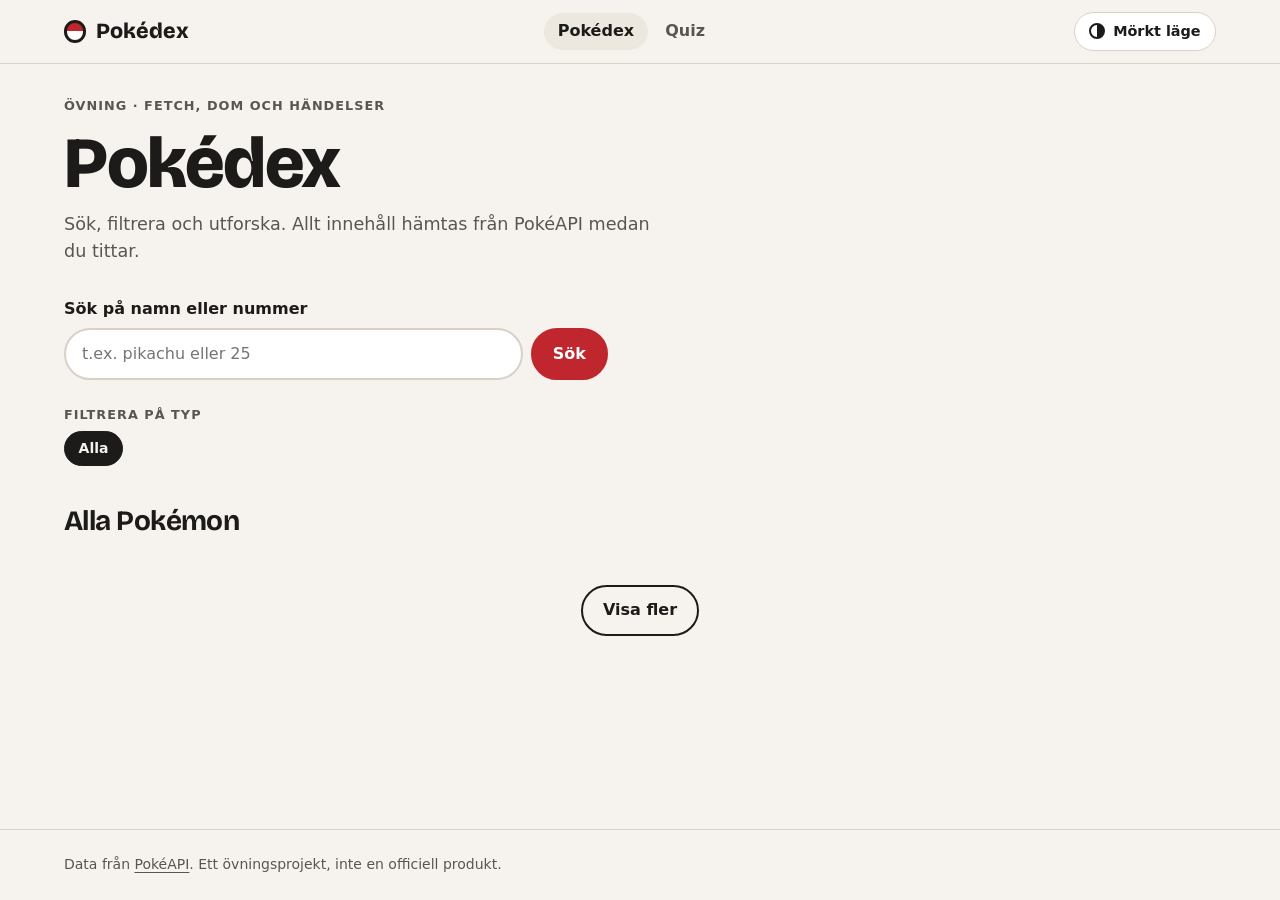
<file: index.html>
<!DOCTYPE html>
<html lang="sv">
<head>
  <meta charset="UTF-8">
  <meta name="viewport" content="width=device-width, initial-scale=1">
  <title>Pokédex – övning i fetch och DOM</title>
  <link rel="icon" href="img/favicon.svg" type="image/svg+xml">
  <link rel="preconnect" href="https://fonts.googleapis.com">
  <link rel="preconnect" href="https://fonts.gstatic.com" crossorigin>
  <link rel="stylesheet" href="https://fonts.googleapis.com/css2?family=Bricolage+Grotesque:opsz,wght@12..96,600;12..96,800&amp;display=swap">
  <link rel="stylesheet" href="css/tokens.css">
  <link rel="stylesheet" href="css/style.css">
  <script type="module" src="js/pokedex/main.js"></script>
</head>
<body>
  <a class="skip-link" href="#main">Hoppa till innehållet</a>

  <header class="site-header">
    <div class="site-header__inner container">
      <a class="logo" href="index.html">
        <span class="logo__mark" aria-hidden="true"></span>
        Pokédex
      </a>
      <nav class="site-nav" aria-label="Huvudmeny">
        <ul class="site-nav__list">
          <li><a class="site-nav__link" href="index.html" aria-current="page">Pokédex</a></li>
          <li><a class="site-nav__link" href="quiz.html">Quiz</a></li>
        </ul>
      </nav>
      <button class="theme-toggle" type="button" aria-pressed="false" data-theme-toggle>
        <span class="theme-toggle__icon" aria-hidden="true"></span>
        Mörkt läge
      </button>
    </div>
  </header>

  <main id="main" class="container page">
    <section class="intro" aria-labelledby="page-title">
      <p class="eyebrow">Övning · fetch, DOM och händelser</p>
      <h1 id="page-title">Pokédex</h1>
      <p class="intro__text">Sök, filtrera och utforska. Allt innehåll hämtas från PokéAPI medan du tittar.</p>
    </section>

    <form class="search" role="search" data-search-form>
      <label class="search__label" for="search-input">Sök på namn eller nummer</label>
      <div class="search__row">
        <input class="search__input" id="search-input" name="query" type="search" placeholder="t.ex. pikachu eller 25" autocomplete="off" required>
        <button class="button button--primary" type="submit">Sök</button>
      </div>
    </form>

    <section class="filters" aria-labelledby="filter-heading">
      <h2 class="eyebrow" id="filter-heading">Filtrera på typ</h2>
      <ul class="filter-list" data-filter-list>
        <li><button class="filter-button" type="button" aria-pressed="true" data-filter="all">Alla</button></li>
        <!-- Resten av knapparna skapas med JS från data/labels.json -->
      </ul>
    </section>

    <section class="results" aria-labelledby="results-heading">
      <div class="results__header">
        <h2 id="results-heading" data-results-heading>Alla Pokémon</h2>
        <p class="status" role="status" data-status></p>
      </div>

      <!-- Hit renderas fel- och tomt-meddelanden -->
      <div data-message></div>

      <!-- Hit renderas korten (och skeleton-korten medan det laddar) -->
      <ul class="card-grid" data-pokemon-list></ul>

      <div class="load-more">
        <button class="button" type="button" data-load-more>Visa fler</button>
      </div>
    </section>
  </main>

  <footer class="site-footer">
    <div class="container">
      <p>Data från <a href="https://pokeapi.co/">PokéAPI</a>. Ett övningsprojekt, inte en officiell produkt.</p>
    </div>
  </footer>

  <!-- ============ DETALJVY (modal) ============ -->
  <dialog class="details" aria-labelledby="details-name" data-details-dialog>
    <button class="icon-button details__close" type="button" data-close-dialog>
      <span aria-hidden="true">✕</span>
      <span class="visually-hidden">Stäng</span>
    </button>

    <div class="details__body">
      <div class="details__media" data-details-media>
        <img class="details__image" src="img/placeholder.svg" alt="" width="240" height="240" data-details-image>
      </div>

      <div class="details__content">
        <p class="details__number" data-details-number>#000</p>
        <h2 class="details__title" id="details-name" data-details-name>Pokémon</h2>
        <ul class="type-list" aria-label="Typer" data-details-types></ul>

        <!-- Extra-uppgift: beskrivning från /pokemon-species -->
        <p class="details__description" data-details-description></p>

        <dl class="facts">
          <div class="facts__item">
            <dt>Längd</dt>
            <dd data-details-height>–</dd>
          </div>
          <div class="facts__item">
            <dt>Vikt</dt>
            <dd data-details-weight>–</dd>
          </div>
          <div class="facts__item">
            <dt>Förmågor</dt>
            <dd data-details-abilities>–</dd>
          </div>
        </dl>

        <h3 class="details__subtitle">Grundvärden</h3>
        <ul class="stat-list" data-details-stats></ul>

        <button class="button details__favorite" type="button" aria-pressed="false" data-details-favorite>
          <svg class="heart" viewBox="0 0 24 24" aria-hidden="true"><path d="M12 20.5s-7.4-4.5-9.3-9C1.4 8.4 3.4 4.8 7 4.8c2 0 3.6 1.1 5 2.9 1.4-1.8 3-2.9 5-2.9 3.6 0 5.6 3.6 4.3 6.7-1.9 4.5-9.3 9-9.3 9Z"/></svg>
          Favorit
        </button>
      </div>
    </div>
  </dialog>

  <!-- ============ MALLAR (templates) ============ -->

  <!-- Ett Pokémon-kort -->
  <template id="pokemon-card-template">
    <li class="card" data-card>
      <div class="card__media">
        <img class="card__image" src="img/placeholder.svg" alt="" width="200" height="200" loading="lazy" data-card-image>
      </div>
      <p class="card__number" data-card-number>#000</p>
      <h3 class="card__title">
        <button class="card__open" type="button" data-action="open-details" data-card-name>Namn</button>
      </h3>
      <ul class="type-list" aria-label="Typer" data-card-types></ul>
      <button class="fav-button" type="button" aria-pressed="false" data-action="toggle-favorite">
        <svg class="heart" viewBox="0 0 24 24" aria-hidden="true"><path d="M12 20.5s-7.4-4.5-9.3-9C1.4 8.4 3.4 4.8 7 4.8c2 0 3.6 1.1 5 2.9 1.4-1.8 3-2.9 5-2.9 3.6 0 5.6 3.6 4.3 6.7-1.9 4.5-9.3 9-9.3 9Z"/></svg>
        <span class="visually-hidden" data-fav-label>Spara som favorit</span>
      </button>
    </li>
  </template>

  <!-- En typ-etikett, t.ex. "Eld" -->
  <template id="type-pill-template">
    <li class="type-pill" data-type="" data-type-label>Typ</li>
  </template>

  <!-- En filterknapp -->
  <template id="filter-button-template">
    <li><button class="filter-button" type="button" aria-pressed="false" data-filter="">Typ</button></li>
  </template>

  <!-- Ett skeleton-kort som visas medan det laddar -->
  <template id="skeleton-card-template">
    <li class="card card--skeleton" aria-hidden="true">
      <div class="card__media skeleton"></div>
      <div class="skeleton skeleton--line skeleton--short"></div>
      <div class="skeleton skeleton--line"></div>
      <div class="skeleton skeleton--pill"></div>
    </li>
  </template>

  <!-- Fel- eller tomt-meddelande. Lägg till klassen message--error eller message--empty -->
  <template id="message-template">
    <div class="message">
      <h3 class="message__title" data-message-title>Rubrik</h3>
      <p class="message__text" data-message-text>Text</p>
      <button class="button" type="button" data-retry>Försök igen</button>
    </div>
  </template>

  <!-- En rad i statistiklistan i detaljvyn -->
  <template id="stat-template">
    <li class="stat" style="--value: 0" data-stat>
      <span class="stat__label" data-stat-label>Namn</span>
      <span class="stat__value" data-stat-value>0</span>
      <span class="stat__bar" aria-hidden="true"></span>
    </li>
  </template>
</body>
</html>
</file>
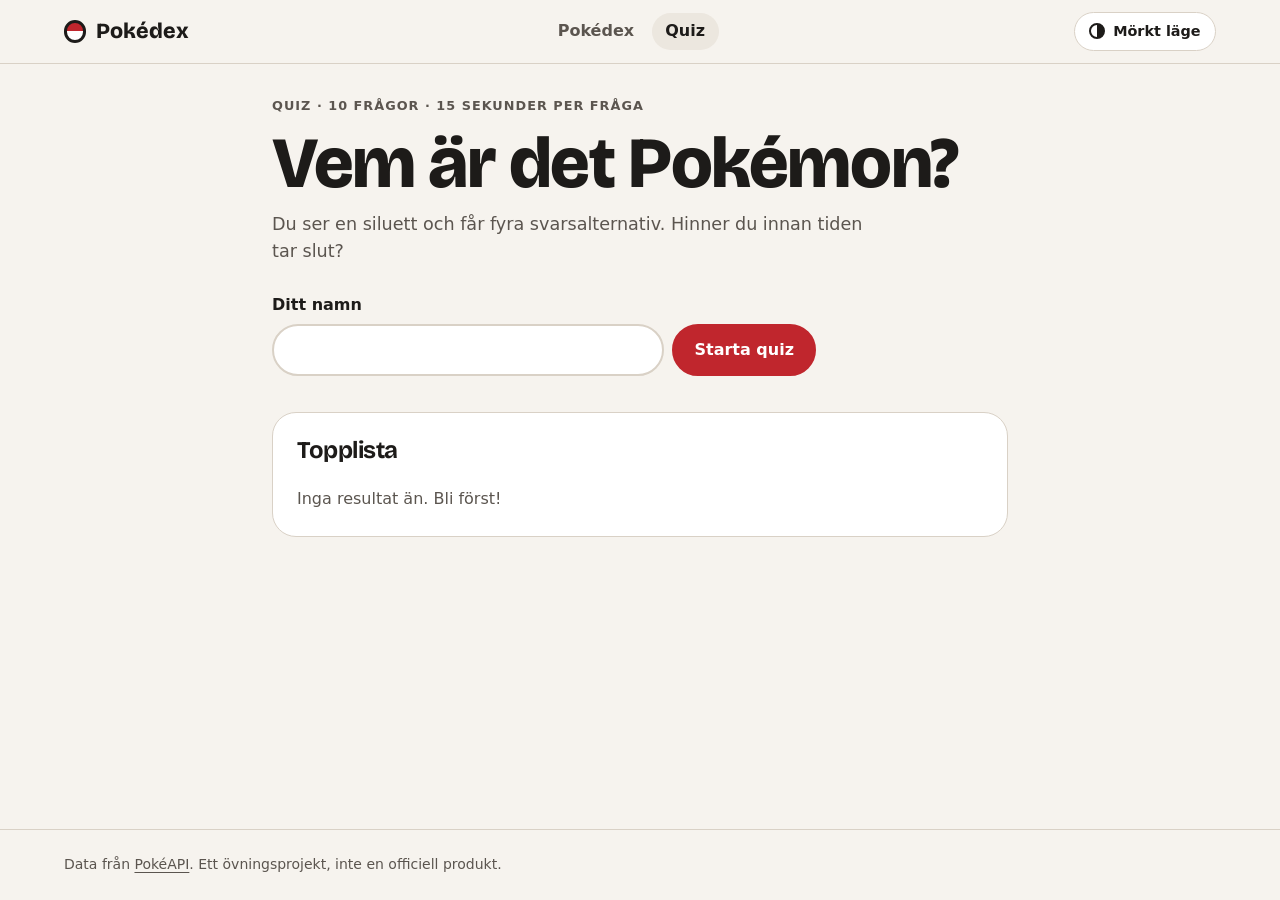
<file: quiz.html>
<!DOCTYPE html>
<html lang="sv">
<head>
  <meta charset="UTF-8">
  <meta name="viewport" content="width=device-width, initial-scale=1">
  <title>Vem är det Pokémon? – quiz</title>
  <link rel="icon" href="img/favicon.svg" type="image/svg+xml">
  <link rel="preconnect" href="https://fonts.googleapis.com">
  <link rel="preconnect" href="https://fonts.gstatic.com" crossorigin>
  <link rel="stylesheet" href="https://fonts.googleapis.com/css2?family=Bricolage+Grotesque:opsz,wght@12..96,600;12..96,800&amp;display=swap">
  <link rel="stylesheet" href="css/tokens.css">
  <link rel="stylesheet" href="css/style.css">
  <script type="module" src="js/quiz/main.js"></script>
</head>
<body>
  <a class="skip-link" href="#main">Hoppa till innehållet</a>

  <header class="site-header">
    <div class="site-header__inner container">
      <a class="logo" href="index.html">
        <span class="logo__mark" aria-hidden="true"></span>
        Pokédex
      </a>
      <nav class="site-nav" aria-label="Huvudmeny">
        <ul class="site-nav__list">
          <li><a class="site-nav__link" href="index.html">Pokédex</a></li>
          <li><a class="site-nav__link" href="quiz.html" aria-current="page">Quiz</a></li>
        </ul>
      </nav>
      <button class="theme-toggle" type="button" aria-pressed="false" data-theme-toggle>
        <span class="theme-toggle__icon" aria-hidden="true"></span>
        Mörkt läge
      </button>
    </div>
  </header>

  <main id="main" class="container container--narrow page">

    <!-- ============ VY 1: START ============ -->
    <section class="quiz-view" aria-labelledby="start-title" data-view="start">
      <div class="intro">
        <p class="eyebrow">Quiz · 10 frågor · 15 sekunder per fråga</p>
        <h1 id="start-title" tabindex="-1">Vem är det Pokémon?</h1>
        <p class="intro__text">Du ser en siluett och får fyra svarsalternativ. Hinner du innan tiden tar slut?</p>
      </div>

      <form class="quiz-start" data-start-form>
        <label class="search__label" for="player-name">Ditt namn</label>
        <div class="search__row">
          <input class="search__input" id="player-name" name="playerName" type="text" maxlength="20" autocomplete="nickname" required>
          <button class="button button--primary" type="submit" data-start-button>Starta quiz</button>
        </div>
      </form>

      <p class="status" role="status" data-quiz-status></p>
      <div data-quiz-message></div>

      <section class="leaderboard" aria-labelledby="leaderboard-title">
        <h2 id="leaderboard-title">Topplista</h2>
        <ol class="leaderboard__list" data-leaderboard></ol>
        <p class="leaderboard__empty" data-leaderboard-empty>Inga resultat än. Bli först!</p>
      </section>
    </section>

    <!-- ============ VY 2: FRÅGA ============ -->
    <section class="quiz-view" aria-labelledby="question-title" data-view="question" hidden>
      <div class="quiz-hud">
        <p data-question-progress>Fråga 1 av 10</p>
        <p data-score>0 poäng</p>
      </div>

      <div class="timer" style="--progress: 1" data-timer>
        <span class="timer__track" aria-hidden="true"><span class="timer__fill"></span></span>
        <p class="timer__text"><span data-timer-text>15</span> s kvar</p>
      </div>

      <h2 class="quiz-question" id="question-title" tabindex="-1" data-question-title>Vem är det Pokémon?</h2>

      <figure class="silhouette" data-silhouette>
        <img class="silhouette__image" src="img/placeholder.svg" alt="Siluett av en okänd Pokémon" width="280" height="280" data-question-image>
      </figure>

      <ul class="answer-list" data-answer-list></ul>

      <p class="feedback" role="status" data-feedback></p>

      <div class="button-row">
        <button class="button button--primary" type="button" data-next-button hidden>Nästa fråga</button>
      </div>
    </section>

    <!-- ============ VY 3: RESULTAT ============ -->
    <section class="quiz-view" aria-labelledby="result-title" data-view="result" hidden>
      <div class="result">
        <p class="eyebrow">Resultat</p>
        <h2 class="result__title" id="result-title" tabindex="-1" data-result-title>Bra kämpat!</h2>
        <p class="result__score"><span data-result-score>0</span><span class="result__total"> / <span data-result-total>10</span></span></p>
        <p class="intro__text" data-result-text>Du fick 0 rätt av 10.</p>
      </div>

      <h3 class="eyebrow">Dina svar</h3>
      <ol class="review-list" data-review-list></ol>

      <div class="button-row">
        <button class="button button--primary" type="button" data-play-again>Spela igen</button>
        <a class="button" href="index.html">Till Pokédex</a>
      </div>
    </section>
  </main>

  <footer class="site-footer">
    <div class="container">
      <p>Data från <a href="https://pokeapi.co/">PokéAPI</a>. Ett övningsprojekt, inte en officiell produkt.</p>
    </div>
  </footer>

  <!-- ============ MALLAR (templates) ============ -->

  <!-- Ett svarsalternativ. Lägg till klassen is-correct eller is-wrong efter svar -->
  <template id="answer-template">
    <li><button class="answer" type="button" data-answer="">Namn</button></li>
  </template>

  <!-- En rad i topplistan -->
  <template id="leaderboard-row-template">
    <li class="leaderboard__row">
      <span class="leaderboard__name" data-row-name>Namn</span>
      <span class="leaderboard__score" data-row-score>0/10</span>
      <span class="leaderboard__date" data-row-date>2026-10-20</span>
    </li>
  </template>

  <!-- En rad i resultatgenomgången. Lägg till klassen is-correct eller is-wrong -->
  <template id="review-row-template">
    <li class="review-row">
      <img class="review-row__image" src="img/placeholder.svg" alt="" width="56" height="56" data-review-image>
      <span class="review-row__name" data-review-name>Namn</span>
      <span class="review-row__verdict" data-review-verdict>Rätt</span>
    </li>
  </template>

  <!-- Felmeddelande (samma som i Pokédexen) -->
  <template id="message-template">
    <div class="message">
      <h3 class="message__title" data-message-title>Rubrik</h3>
      <p class="message__text" data-message-text>Text</p>
      <button class="button" type="button" data-retry>Försök igen</button>
    </div>
  </template>
</body>
</html>
</file>
<file: css/tokens.css>
/* =========================================================
   tokens.css – alla färger, typsnitt och avstånd på ett ställe.
   Mörkt läge = klassen "dark" på <html> (document.documentElement).
   JS ska ALDRIG sätta enskilda färger – bara växla klassen.
   ========================================================= */

:root {
  color-scheme: light;

  /* Ytor och text */
  --color-bg: #f6f3ee;
  --color-surface: #ffffff;
  --color-surface-2: #ece7df;
  --color-border: #d9d1c6;
  --color-text: #1d1b19;
  --color-text-muted: #5b554f;

  /* Accent och tillstånd */
  --color-accent: #c0262d;
  --color-accent-hover: #9f1c22;
  --color-on-accent: #ffffff;
  --color-focus: #1d5fd0;
  --color-success: #1d7438;
  --color-success-bg: #e3f3e7;
  --color-error: #b3261e;
  --color-error-bg: #fbe7e5;

  /* Typsnitt */
  --font-display: "Bricolage Grotesque", ui-sans-serif, system-ui, sans-serif;
  --font-body: ui-sans-serif, system-ui, -apple-system, "Segoe UI", Roboto, sans-serif;

  /* Avstånd och former */
  --gutter: 1rem;
  --max-width: 72rem;
  --radius-sm: 0.5rem;
  --radius-md: 1rem;
  --radius-lg: 1.5rem;
  --shadow-sm: 0 1px 2px rgb(29 27 25 / 0.06), 0 2px 8px rgb(29 27 25 / 0.06);
  --shadow-lg: 0 12px 40px rgb(29 27 25 / 0.18);
}

:root.dark {
  color-scheme: dark;

  --color-bg: #141311;
  --color-surface: #1f1d1a;
  --color-surface-2: #2c2925;
  --color-border: #3d3934;
  --color-text: #f3efe9;
  --color-text-muted: #b8b0a6;

  --color-accent: #ff6f61;
  --color-accent-hover: #ff8f84;
  --color-on-accent: #1a0c0a;
  --color-focus: #8ab6ff;
  --color-success: #7ddc98;
  --color-success-bg: #173823;
  --color-error: #ff8a80;
  --color-error-bg: #3f1a17;

  --shadow-sm: 0 1px 2px rgb(0 0 0 / 0.4);
  --shadow-lg: 0 12px 40px rgb(0 0 0 / 0.6);
}

/* Brytpunkter: 40em (640px), 60em (960px), 75em (1200px) */
@media (min-width: 40em) {
  :root { --gutter: 1.5rem; }
}

@media (min-width: 75em) {
  :root { --gutter: 2rem; }
}

/* ---------------------------------------------------------
   Typfärger. Används bara som dekor (prickar, bakgrunder),
   aldrig som textfärg – därför klarar texten alltid kontrasten.
   Sätt data-type="fire" (eller data-filter="fire") på ett
   element så får det variabeln --type-color.
   --------------------------------------------------------- */
[data-type="normal"],   [data-filter="normal"]   { --type-color: #a8a77a; }
[data-type="fire"],     [data-filter="fire"]     { --type-color: #ee8130; }
[data-type="water"],    [data-filter="water"]    { --type-color: #6390f0; }
[data-type="grass"],    [data-filter="grass"]    { --type-color: #7ac74c; }
[data-type="electric"], [data-filter="electric"] { --type-color: #f7d02c; }
[data-type="ice"],      [data-filter="ice"]      { --type-color: #96d9d6; }
[data-type="fighting"], [data-filter="fighting"] { --type-color: #c22e28; }
[data-type="poison"],   [data-filter="poison"]   { --type-color: #a33ea1; }
[data-type="ground"],   [data-filter="ground"]   { --type-color: #e2bf65; }
[data-type="flying"],   [data-filter="flying"]   { --type-color: #a98ff3; }
[data-type="psychic"],  [data-filter="psychic"]  { --type-color: #f95587; }
[data-type="bug"],      [data-filter="bug"]      { --type-color: #a6b91a; }
[data-type="rock"],     [data-filter="rock"]     { --type-color: #b6a136; }
[data-type="ghost"],    [data-filter="ghost"]    { --type-color: #735797; }
[data-type="dragon"],   [data-filter="dragon"]   { --type-color: #6f35fc; }
[data-type="dark"],     [data-filter="dark"]     { --type-color: #705746; }
[data-type="steel"],    [data-filter="steel"]    { --type-color: #b7b7ce; }
[data-type="fairy"],    [data-filter="fairy"]    { --type-color: #d685ad; }
</file>
<file: css/style.css>
/* =========================================================
   style.css – klar att använda. Du behöver inte röra den.
   Klasser = utseende. data-* = krokar för JavaScript.

   Tillståndsklasser som JS kan sätta:
   .message--error / .message--empty   på meddelanden
   .is-correct / .is-wrong             på svar och resultatrader
   .is-revealed                        på .silhouette
   .timer--low                         på .timer
   aria-pressed="true"                 på växlings- och filterknappar
   style="--value: 80"                 på .stat (staplarna)
   style="--progress: 0.5"             på .timer (0–1)
   ========================================================= */

/* ---------- Reset ---------- */
*, *::before, *::after { box-sizing: border-box; }
* { margin: 0; }

html { -webkit-text-size-adjust: 100%; }

body {
  min-height: 100dvh;
  display: flex;
  flex-direction: column;
  background: var(--color-bg);
  color: var(--color-text);
  font-family: var(--font-body);
  font-size: 1rem;
  line-height: 1.55;
  transition: background-color 0.2s, color 0.2s;
}

img, svg { display: block; max-width: 100%; height: auto; }
button, input { font: inherit; color: inherit; }
ul[class], ol[class] { list-style: none; padding: 0; }
a { color: inherit; text-underline-offset: 0.2em; }

h1, h2, h3 {
  font-family: var(--font-display);
  line-height: 1.1;
  letter-spacing: -0.02em;
  text-wrap: balance;
}

[hidden] { display: none !important; }

/* Rubriker som får fokus av JS (tabindex="-1") behöver ingen ram */
[tabindex="-1"]:focus { outline: none; }

:focus-visible {
  outline: 3px solid var(--color-focus);
  outline-offset: 3px;
}

/* ---------- Hjälpklasser ---------- */
.visually-hidden {
  position: absolute !important;
  width: 1px;
  height: 1px;
  padding: 0;
  margin: -1px;
  overflow: hidden;
  clip-path: inset(50%);
  white-space: nowrap;
  border: 0;
}

.skip-link {
  position: absolute;
  top: 0.5rem;
  left: 0.5rem;
  z-index: 100;
  padding: 0.6rem 1rem;
  border-radius: var(--radius-sm);
  background: var(--color-text);
  color: var(--color-bg);
  font-weight: 600;
  transform: translateY(-150%);
}
.skip-link:focus { transform: none; }

.container {
  width: 100%;
  max-width: calc(var(--max-width) + 2 * var(--gutter));
  margin-inline: auto;
  padding-inline: var(--gutter);
}
.container--narrow { --max-width: 46rem; }

.page {
  flex: 1;
  padding-block: 2rem 4rem;
}

.eyebrow {
  font-family: var(--font-body);
  font-size: 0.8rem;
  font-weight: 700;
  letter-spacing: 0.08em;
  text-transform: uppercase;
  color: var(--color-text-muted);
}

.status {
  min-height: 1.5em;
  font-size: 0.9rem;
  color: var(--color-text-muted);
}

/* ---------- Knappar ---------- */
.button {
  display: inline-flex;
  align-items: center;
  justify-content: center;
  gap: 0.5rem;
  padding: 0.7rem 1.25rem;
  border: 2px solid var(--color-text);
  border-radius: 999px;
  background: transparent;
  font-weight: 650;
  text-decoration: none;
  cursor: pointer;
  transition: background-color 0.15s, border-color 0.15s, transform 0.15s;
}
.button:hover { background: var(--color-surface-2); }
.button:active { transform: scale(0.97); }

.button--primary {
  border-color: var(--color-accent);
  background: var(--color-accent);
  color: var(--color-on-accent);
}
.button--primary:hover {
  border-color: var(--color-accent-hover);
  background: var(--color-accent-hover);
}

.button:disabled {
  opacity: 0.5;
  cursor: not-allowed;
  transform: none;
}

.icon-button {
  display: grid;
  place-items: center;
  width: 2.5rem;
  height: 2.5rem;
  border: 1px solid var(--color-border);
  border-radius: 50%;
  background: var(--color-surface);
  cursor: pointer;
}
.icon-button:hover { background: var(--color-surface-2); }

/* ---------- Header ---------- */
.site-header {
  position: sticky;
  top: 0;
  z-index: 10;
  border-bottom: 1px solid var(--color-border);
  background: color-mix(in srgb, var(--color-bg) 88%, transparent);
  backdrop-filter: blur(10px);
}

.site-header__inner {
  display: grid;
  grid-template-columns: 1fr auto;
  grid-template-areas:
    "logo toggle"
    "nav  nav";
  align-items: center;
  gap: 0.5rem 1rem;
  padding-block: 0.75rem;
}

.logo {
  grid-area: logo;
  display: inline-flex;
  align-items: center;
  gap: 0.6rem;
  font-family: var(--font-display);
  font-size: 1.35rem;
  font-weight: 800;
  text-decoration: none;
}

.logo__mark {
  width: 1.4rem;
  height: 1.4rem;
  border: 3px solid var(--color-text);
  border-radius: 50%;
  background: linear-gradient(var(--color-accent) 50%, var(--color-surface) 50%);
}

.site-nav { grid-area: nav; }

.site-nav__list {
  display: flex;
  gap: 0.25rem;
}

.site-nav__link {
  display: block;
  padding: 0.4rem 0.85rem;
  border-radius: 999px;
  font-weight: 600;
  text-decoration: none;
  color: var(--color-text-muted);
}
.site-nav__link:hover { color: var(--color-text); background: var(--color-surface-2); }
.site-nav__link[aria-current="page"] {
  color: var(--color-text);
  background: var(--color-surface-2);
}

.theme-toggle {
  grid-area: toggle;
  display: inline-flex;
  align-items: center;
  gap: 0.5rem;
  padding: 0.45rem 0.9rem;
  border: 1px solid var(--color-border);
  border-radius: 999px;
  background: var(--color-surface);
  font-size: 0.9rem;
  font-weight: 600;
  cursor: pointer;
}
.theme-toggle:hover { background: var(--color-surface-2); }

.theme-toggle__icon {
  width: 1rem;
  height: 1rem;
  border: 2px solid currentColor;
  border-radius: 50%;
  background: linear-gradient(90deg, transparent 50%, currentColor 50%);
  transition: transform 0.3s;
}
.theme-toggle[aria-pressed="true"] .theme-toggle__icon { transform: rotate(180deg); }

@media (min-width: 40em) {
  .site-header__inner {
    grid-template-columns: auto 1fr auto;
    grid-template-areas: "logo nav toggle";
  }
  .site-nav { justify-self: center; }
}

/* ---------- Footer ---------- */
.site-footer {
  padding-block: 1.5rem;
  border-top: 1px solid var(--color-border);
  font-size: 0.875rem;
  color: var(--color-text-muted);
}

/* ---------- Intro ---------- */
.intro {
  display: grid;
  gap: 0.5rem;
  margin-bottom: 2rem;
}

.intro h1 {
  font-size: clamp(2.5rem, 6vw + 1rem, 4.5rem);
  font-weight: 800;
}

.intro__text {
  max-width: 38rem;
  font-size: 1.1rem;
  color: var(--color-text-muted);
}

/* ---------- Sök ---------- */
.search,
.quiz-start {
  display: grid;
  grid-template-columns: minmax(0, 1fr);
  gap: 0.4rem;
  max-width: 34rem;
  margin-bottom: 1.75rem;
}

.search__label { font-weight: 600; }

.search__row {
  display: flex;
  gap: 0.5rem;
}

.search__input {
  flex: 1;
  width: 100%;
  min-width: 0;
  padding: 0.7rem 1rem;
  border: 2px solid var(--color-border);
  border-radius: 999px;
  background: var(--color-surface);
}
.search__input:hover { border-color: var(--color-text-muted); }
.search__input:focus-visible { border-color: var(--color-focus); outline-offset: 1px; }

/* ---------- Filter ---------- */
.filters {
  display: grid;
  gap: 0.6rem;
  margin-bottom: 2.5rem;
}

.filter-list {
  display: flex;
  flex-wrap: wrap;
  gap: 0.4rem;
}

.filter-button {
  display: inline-flex;
  align-items: center;
  gap: 0.4rem;
  padding: 0.35rem 0.85rem;
  border: 1px solid var(--color-border);
  border-radius: 999px;
  background: var(--color-surface);
  font-size: 0.875rem;
  font-weight: 600;
  cursor: pointer;
}
.filter-button:hover { border-color: var(--color-text-muted); }

.filter-button:not([data-filter="all"])::before {
  content: "";
  width: 0.6rem;
  height: 0.6rem;
  border-radius: 50%;
  background: var(--type-color, var(--color-text-muted));
}

.filter-button[aria-pressed="true"] {
  border-color: var(--color-text);
  background: var(--color-text);
  color: var(--color-bg);
}

/* ---------- Resultat och kort ---------- */
.results__header {
  display: flex;
  flex-wrap: wrap;
  align-items: baseline;
  justify-content: space-between;
  gap: 0.25rem 1rem;
  margin-bottom: 1rem;
}

.results__header h2 { font-size: 1.75rem; }

.card-grid {
  display: grid;
  grid-template-columns: repeat(auto-fill, minmax(9.5rem, 1fr));
  gap: 0.75rem;
}

@media (min-width: 40em) {
  .card-grid {
    grid-template-columns: repeat(auto-fill, minmax(12rem, 1fr));
    gap: 1rem;
  }
}

@media (min-width: 60em) {
  .card-grid { grid-template-columns: repeat(auto-fill, minmax(13.5rem, 1fr)); }
}

.card {
  position: relative;
  display: grid;
  align-content: start;
  gap: 0.3rem;
  padding: 0.6rem 0.6rem 1rem;
  border: 1px solid var(--color-border);
  border-radius: var(--radius-md);
  background: var(--color-surface);
  box-shadow: var(--shadow-sm);
  transition: transform 0.2s, box-shadow 0.2s;
}

.card:not(.card--skeleton):hover,
.card:has(.card__open:focus-visible) {
  transform: translateY(-3px);
  box-shadow: var(--shadow-lg);
}

.card__media {
  display: grid;
  place-items: center;
  aspect-ratio: 1;
  margin-bottom: 0.4rem;
  border-radius: calc(var(--radius-md) - 0.35rem);
  background:
    radial-gradient(circle at 50% 60%, color-mix(in srgb, var(--type-color, var(--color-surface-2)) 45%, transparent), transparent 70%),
    var(--color-surface-2);
}

.card__image {
  width: 82%;
  transition: transform 0.25s;
}
.card:hover .card__image { transform: scale(1.06); }

.card__number,
.card__title,
.card .type-list { padding-inline: 0.35rem; }

.card__number {
  font-size: 0.8rem;
  font-weight: 700;
  font-variant-numeric: tabular-nums;
  color: var(--color-text-muted);
}

.card__title { font-size: 1.15rem; }

.card__open {
  padding: 0;
  border: 0;
  background: none;
  font: inherit;
  text-align: left;
  cursor: pointer;
}

/* Gör hela kortet klickbart, men knappen är fortfarande det enda elementet i tabbordningen */
.card__open::after {
  content: "";
  position: absolute;
  inset: 0;
  border-radius: inherit;
}
.card__open:focus-visible { outline: none; }
.card__open:focus-visible::after {
  outline: 3px solid var(--color-focus);
  outline-offset: 3px;
  border-radius: var(--radius-md);
}

/* ---------- Favoritknapp ---------- */
.fav-button {
  position: absolute;
  top: 1rem;
  right: 1rem;
  z-index: 1;
  display: grid;
  place-items: center;
  width: 2.25rem;
  height: 2.25rem;
  padding: 0;
  border: 1px solid var(--color-border);
  border-radius: 50%;
  background: color-mix(in srgb, var(--color-surface) 90%, transparent);
  color: var(--color-text-muted);
  cursor: pointer;
}
.fav-button:hover { color: var(--color-accent); }

.heart {
  width: 1.1rem;
  fill: none;
  stroke: currentColor;
  stroke-width: 2;
  stroke-linejoin: round;
}

.fav-button[aria-pressed="true"],
.details__favorite[aria-pressed="true"] { color: var(--color-accent); }

.fav-button[aria-pressed="true"] .heart,
.details__favorite[aria-pressed="true"] .heart { fill: currentColor; }

/* ---------- Typetiketter ---------- */
.type-list {
  display: flex;
  flex-wrap: wrap;
  gap: 0.3rem;
}

.type-pill {
  display: inline-flex;
  align-items: center;
  gap: 0.35rem;
  padding: 0.1rem 0.6rem 0.1rem 0.45rem;
  border-radius: 999px;
  background: color-mix(in srgb, var(--type-color, var(--color-surface-2)) 22%, var(--color-surface));
  font-size: 0.75rem;
  font-weight: 650;
}

.type-pill::before {
  content: "";
  width: 0.55rem;
  height: 0.55rem;
  border-radius: 50%;
  background: var(--type-color, var(--color-text-muted));
}

/* ---------- Skeleton (laddar) ---------- */
.skeleton {
  border-radius: var(--radius-sm);
  background: linear-gradient(
    100deg,
    var(--color-surface-2) 30%,
    color-mix(in srgb, var(--color-surface-2) 50%, var(--color-surface)) 50%,
    var(--color-surface-2) 70%
  );
  background-size: 300% 100%;
  animation: shimmer 1.4s ease-in-out infinite;
}

.skeleton--line { height: 0.9rem; margin-inline: 0.35rem; }
.skeleton--short { width: 35%; }
.skeleton--pill { width: 45%; height: 1.2rem; margin-inline: 0.35rem; border-radius: 999px; }

@keyframes shimmer {
  from { background-position: 100% 0; }
  to { background-position: 0 0; }
}

/* ---------- Meddelanden (fel och tomt) ---------- */
.message {
  display: grid;
  justify-items: start;
  gap: 0.4rem;
  margin-bottom: 1.5rem;
  padding: 1.25rem 1.5rem;
  border: 1px solid var(--color-border);
  border-left-width: 6px;
  border-radius: var(--radius-md);
  background: var(--color-surface);
}

.message__title {
  display: flex;
  align-items: center;
  gap: 0.6rem;
  font-size: 1.2rem;
}

.message__text { color: var(--color-text-muted); }
.message .button { margin-top: 0.5rem; }

.message--error {
  border-left-color: var(--color-error);
  background: var(--color-error-bg);
}
.message--error .message__title::before {
  content: "!";
  display: grid;
  place-items: center;
  flex: none;
  width: 1.6rem;
  height: 1.6rem;
  border-radius: 50%;
  background: var(--color-error);
  color: var(--color-error-bg);
  font-family: var(--font-body);
  font-size: 1rem;
}
.message--error .message__text { color: var(--color-text); }

.message--empty { border-left-color: var(--color-text-muted); }

/* ---------- Visa fler ---------- */
.load-more {
  display: flex;
  justify-content: center;
  margin-top: 2rem;
}

/* ---------- Detaljvy (dialog) ---------- */
.details {
  width: min(100% - 2rem, 50rem);
  max-height: min(92dvh, 56rem);
  margin: auto;
  padding: 0;
  border: 0;
  border-radius: var(--radius-lg);
  background: var(--color-surface);
  color: var(--color-text);
  box-shadow: var(--shadow-lg);
}

.details::backdrop {
  background: rgb(12 10 8 / 0.6);
  backdrop-filter: blur(3px);
}

.details[open] { animation: pop-in 0.2s ease-out; }

@keyframes pop-in {
  from { opacity: 0; transform: translateY(12px) scale(0.98); }
}

.details__close {
  position: absolute;
  top: 1rem;
  right: 1rem;
  z-index: 1;
}

.details__body {
  display: grid;
  gap: 1.5rem;
  padding: 1rem;
}

.details__media {
  display: grid;
  place-items: center;
  padding: 1.5rem;
  border-radius: var(--radius-md);
  background:
    radial-gradient(circle at 50% 60%, color-mix(in srgb, var(--type-color, var(--color-surface-2)) 55%, transparent), transparent 70%),
    var(--color-surface-2);
}

.details__image { width: min(100%, 15rem); }

.details__content {
  display: grid;
  align-content: start;
  gap: 0.75rem;
  padding: 0 0.5rem 0.5rem;
}

.details__number {
  font-weight: 700;
  font-variant-numeric: tabular-nums;
  color: var(--color-text-muted);
}

.details__title { font-size: clamp(2rem, 4vw + 1rem, 2.75rem); }

.details__description {
  color: var(--color-text-muted);
}
.details__description:empty { display: none; }

.details__subtitle {
  margin-top: 0.5rem;
  font-size: 1.1rem;
}

.details__favorite { justify-self: start; margin-top: 0.5rem; }

@media (min-width: 40em) {
  .details__body {
    grid-template-columns: 1fr 1.15fr;
    padding: 1.25rem;
  }
  .details__media { align-self: start; aspect-ratio: 1; }
  .details__content { padding: 2.5rem 0.5rem 0.5rem 0; }
}

.facts {
  display: grid;
  grid-template-columns: repeat(3, 1fr);
  gap: 0.5rem;
}

.facts__item {
  padding: 0.6rem 0.75rem;
  border-radius: var(--radius-sm);
  background: var(--color-surface-2);
}

.facts dt {
  font-size: 0.75rem;
  font-weight: 700;
  letter-spacing: 0.05em;
  text-transform: uppercase;
  color: var(--color-text-muted);
}

.facts dd {
  font-weight: 650;
  overflow-wrap: anywhere;
}

.stat-list {
  display: grid;
  gap: 0.45rem;
}

.stat {
  display: grid;
  grid-template-columns: 6.5rem 2.25rem 1fr;
  align-items: center;
  gap: 0.5rem;
  font-size: 0.875rem;
}

.stat__label { color: var(--color-text-muted); }

.stat__value {
  font-weight: 700;
  font-variant-numeric: tabular-nums;
  text-align: right;
}

.stat__bar {
  position: relative;
  height: 0.5rem;
  overflow: hidden;
  border-radius: 999px;
  background: var(--color-surface-2);
}

/* Bredden styrs av --value (0–255) som JS sätter på .stat */
.stat__bar::after {
  content: "";
  position: absolute;
  inset: 0 auto 0 0;
  width: calc(min(var(--value, 0), 200) / 200 * 100%);
  border-radius: inherit;
  background: var(--type-color, var(--color-accent));
  transition: width 0.5s ease-out;
}

/* ---------- Quiz ---------- */
.quiz-view {
  display: grid;
  grid-template-columns: minmax(0, 1fr);
  gap: 1.25rem;
}

.quiz-view > div:empty,
.quiz-view > .status:empty { display: none; }

.quiz-view .intro { margin-bottom: 0.5rem; }
.quiz-start { margin-bottom: 0; }

.leaderboard {
  display: grid;
  gap: 0.75rem;
  margin-top: 1rem;
  padding: 1.5rem;
  border: 1px solid var(--color-border);
  border-radius: var(--radius-lg);
  background: var(--color-surface);
}

.leaderboard h2 { font-size: 1.5rem; }

.leaderboard__list {
  display: grid;
  gap: 0.25rem;
  counter-reset: rank;
}

.leaderboard__row {
  display: grid;
  grid-template-columns: 2rem 1fr auto;
  grid-template-areas:
    "rank name score"
    "rank date date";
  align-items: center;
  column-gap: 0.75rem;
  padding: 0.6rem 0.75rem;
  border-radius: var(--radius-sm);
  counter-increment: rank;
}
.leaderboard__row:nth-child(odd) { background: var(--color-surface-2); }

.leaderboard__row::before {
  content: counter(rank);
  grid-area: rank;
  display: grid;
  place-items: center;
  width: 1.9rem;
  height: 1.9rem;
  border-radius: 50%;
  background: var(--color-bg);
  font-weight: 800;
  font-variant-numeric: tabular-nums;
}
.leaderboard__row:first-child::before {
  background: var(--color-accent);
  color: var(--color-on-accent);
}

.leaderboard__name { grid-area: name; font-weight: 650; }
.leaderboard__score { grid-area: score; font-weight: 800; font-variant-numeric: tabular-nums; }
.leaderboard__date { grid-area: date; font-size: 0.8rem; color: var(--color-text-muted); }

@media (min-width: 40em) {
  .leaderboard__row {
    grid-template-columns: 2rem 1fr auto 6.5rem;
    grid-template-areas: "rank name score date";
  }
  .leaderboard__date { text-align: right; }
}

.leaderboard__empty { color: var(--color-text-muted); }

.quiz-hud {
  display: flex;
  justify-content: space-between;
  font-weight: 700;
  font-variant-numeric: tabular-nums;
}

.timer {
  display: grid;
  grid-template-columns: 1fr auto;
  align-items: center;
  gap: 0.75rem;
}

.timer__track {
  height: 0.6rem;
  overflow: hidden;
  border-radius: 999px;
  background: var(--color-surface-2);
}

/* Bredden styrs av --progress (0–1) som JS sätter på .timer */
.timer__fill {
  display: block;
  height: 100%;
  width: calc(var(--progress, 1) * 100%);
  border-radius: inherit;
  background: var(--color-text);
  transition: width 1s linear, background-color 0.2s;
}

.timer__text {
  min-width: 6.5ch;
  font-weight: 700;
  font-variant-numeric: tabular-nums;
  text-align: right;
}

.timer--low .timer__fill { background: var(--color-error); }
.timer--low .timer__text { color: var(--color-error); }

.quiz-question {
  font-size: clamp(1.75rem, 3vw + 1rem, 2.5rem);
  text-align: center;
}

.silhouette {
  display: grid;
  place-items: center;
  width: min(100%, 20rem);
  aspect-ratio: 1;
  margin-inline: auto;
  border-radius: var(--radius-lg);
  background:
    repeating-conic-gradient(from 0deg, rgb(255 255 255 / 0.25) 0deg 10deg, transparent 10deg 20deg),
    radial-gradient(circle, #fff6cf 0%, #f6cf62 55%, #e8a93a 100%);
}

.silhouette__image {
  width: 80%;
  filter: brightness(0);
  transition: filter 0.5s ease-out, transform 0.5s ease-out;
}

.silhouette.is-revealed .silhouette__image {
  filter: none;
  transform: scale(1.05);
}

.answer-list {
  display: grid;
  gap: 0.6rem;
}

@media (min-width: 40em) {
  .answer-list { grid-template-columns: 1fr 1fr; }
}

.answer {
  display: flex;
  justify-content: space-between;
  align-items: center;
  gap: 0.5rem;
  width: 100%;
  min-height: 3.5rem;
  padding: 0.85rem 1.1rem;
  border: 2px solid var(--color-border);
  border-radius: var(--radius-md);
  background: var(--color-surface);
  font-weight: 650;
  text-align: left;
  cursor: pointer;
  transition: border-color 0.15s, background-color 0.15s;
}
.answer:hover:not(:disabled) { border-color: var(--color-text); }
.answer:disabled { cursor: default; }
.answer:disabled:not(.is-correct, .is-wrong) { opacity: 0.55; }

/* Text + färg, så att rätt/fel inte bara syns via färg */
.answer.is-correct {
  border-color: var(--color-success);
  background: var(--color-success-bg);
}
.answer.is-correct::after { content: "✓ Rätt"; color: var(--color-success); }

.answer.is-wrong {
  border-color: var(--color-error);
  background: var(--color-error-bg);
}
.answer.is-wrong::after { content: "✗ Fel"; color: var(--color-error); }

.feedback {
  min-height: 1.6em;
  font-weight: 700;
  text-align: center;
}

.button-row {
  display: flex;
  flex-wrap: wrap;
  justify-content: center;
  gap: 0.75rem;
}

.result {
  display: grid;
  justify-items: center;
  gap: 0.5rem;
  padding: 2rem 1rem;
  border-radius: var(--radius-lg);
  background: var(--color-surface);
  border: 1px solid var(--color-border);
  text-align: center;
}

.result__title { font-size: clamp(2rem, 4vw + 1rem, 3rem); }

.result__score {
  font-family: var(--font-display);
  font-size: clamp(4rem, 12vw, 7rem);
  font-weight: 800;
  line-height: 1;
  color: var(--color-accent);
}

.result__total { font-size: 0.4em; color: var(--color-text-muted); }

.review-list {
  display: grid;
  gap: 0.4rem;
}

.review-row {
  display: grid;
  grid-template-columns: 3.5rem 1fr auto;
  align-items: center;
  gap: 0.75rem;
  padding: 0.35rem 0.75rem 0.35rem 0.35rem;
  border: 1px solid var(--color-border);
  border-left-width: 5px;
  border-radius: var(--radius-sm);
  background: var(--color-surface);
}

.review-row__image {
  border-radius: calc(var(--radius-sm) - 2px);
  background: var(--color-surface-2);
}

.review-row__name { font-weight: 650; }
.review-row__verdict { font-size: 0.875rem; font-weight: 700; }

.review-row.is-correct { border-left-color: var(--color-success); }
.review-row.is-correct .review-row__verdict { color: var(--color-success); }
.review-row.is-wrong { border-left-color: var(--color-error); }
.review-row.is-wrong .review-row__verdict { color: var(--color-error); }

/* ---------- Mindre rörelse för den som vill ---------- */
@media (prefers-reduced-motion: reduce) {
  *, *::before, *::after {
    animation-duration: 0.01ms !important;
    animation-iteration-count: 1 !important;
    transition-duration: 0.01ms !important;
  }
}
</file>
